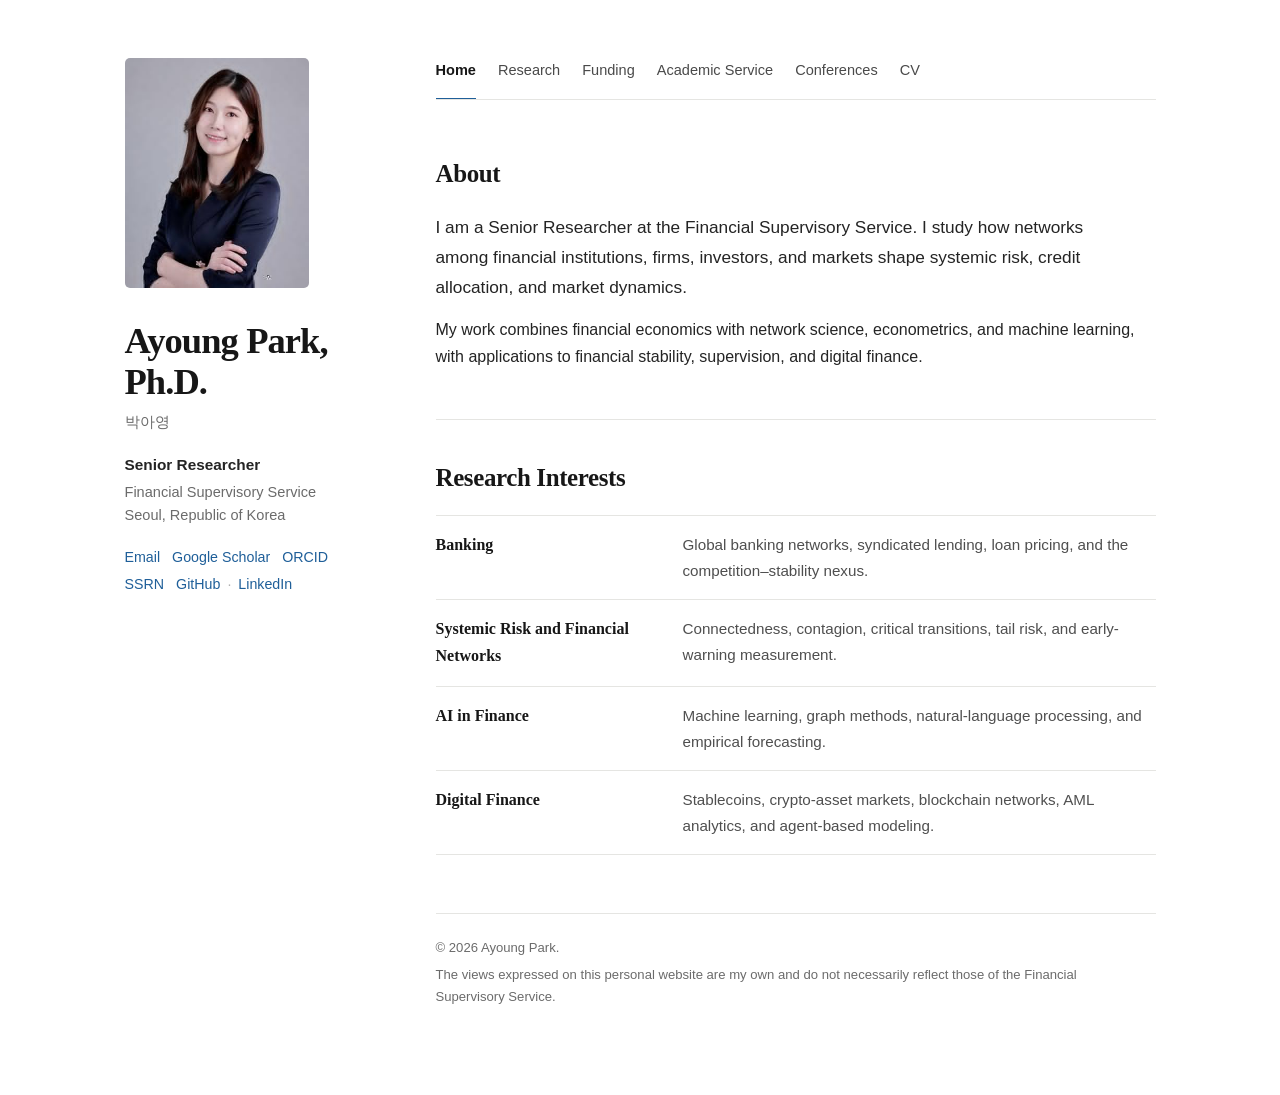
<file: index.html>
<!doctype html>
<html lang="en">
<head>
  <meta charset="utf-8">
  <meta name="viewport" content="width=device-width, initial-scale=1">

  <title>Ayoung Park | 박아영 | Financial Supervisory Service | 금융감독원</title>
  <meta name="description" content="Academic homepage of Ayoung Park (박아영), Senior Researcher at the Financial Supervisory Service (금융감독원). Research on banking, systemic risk and financial networks, AI in finance, and digital finance.">
  <meta name="author" content="Ayoung Park">
  <meta name="theme-color" content="#ffffff">
  <meta name="google-site-verification" content="0ZPB4RRxGl7LRqc3xT4rsxdm6jfk7PCEWrHgC_nuhfk">
  <meta name="robots" content="index, follow">
  <link rel="canonical" href="https://ayppark.github.io/">

  <meta property="og:site_name" content="Ayoung Park Academic Homepage">
  <meta property="og:type" content="profile">
  <meta property="og:title" content="Ayoung Park | 박아영 | Financial Supervisory Service | 금융감독원">
  <meta property="og:description" content="Academic homepage of Ayoung Park (박아영), Senior Researcher at the Financial Supervisory Service (금융감독원). Research on banking, systemic risk and financial networks, AI in finance, and digital finance.">
  <meta property="og:url" content="https://ayppark.github.io/">
  <meta property="og:image" content="https://ayppark.github.io/assets/profile.jpg">
  <meta property="og:image:alt" content="Portrait of Ayoung Park">
  <meta name="twitter:card" content="summary">
  <meta name="twitter:title" content="Ayoung Park | 박아영 | Financial Supervisory Service | 금융감독원">
  <meta name="twitter:description" content="Academic homepage of Ayoung Park (박아영), Senior Researcher at the Financial Supervisory Service (금융감독원). Research on banking, systemic risk and financial networks, AI in finance, and digital finance.">
  <meta name="twitter:image" content="https://ayppark.github.io/assets/profile.jpg">

  <link rel="icon" href="assets/favicon.svg" type="image/svg+xml">
  <link rel="stylesheet" href="style.css">

  <script type="application/ld+json">
  {
    "@context": "https://schema.org",
    "@type": "Person",
    "name": "Ayoung Park",
    "alternateName": "박아영",
    "url": "https://ayppark.github.io/",
    "image": "https://ayppark.github.io/assets/profile.jpg",
    "honorificSuffix": "Ph.D.",
    "jobTitle": "Senior Researcher",
    "worksFor": {
      "@type": "Organization",
      "name": "Financial Supervisory Service",
      "alternateName": "금융감독원"
    },
    "knowsAbout": [
      "Banking",
      "Systemic Risk and Financial Networks",
      "AI in Finance",
      "Digital Finance"
    ],
    "sameAs": [
      "https://scholar.google.com/citations?user=jGiQJnYAAAAJ&hl=en",
      "https://orcid.org/0000-0002-0753-5046",
      "https://papers.ssrn.com/sol3/papers.cfm?abstract_id=5040197",
      "https://github.com/Ayppark",
      "https://kr.linkedin.com/in/ayoungp"
    ]
  }
  </script>
</head>
<body>
  <a class="skip-link" href="#main-content">Skip to main content</a>

  <div class="page">
    <aside class="profile" aria-label="Researcher profile">
      <a class="photo-link" href="index.html" aria-label="Go to homepage">
        <img class="profile-photo" src="assets/profile.jpg" alt="Portrait of Ayoung Park" width="184" height="230">
      </a>

      <h1><a href="index.html">Ayoung Park, Ph.D.</a></h1>
      <p class="name-ko">박아영</p>
      <p class="position">Senior Researcher</p>
      <p class="affiliation">Financial Supervisory Service<br>Seoul, Republic of Korea</p>

      <nav class="profile-links" aria-label="Academic profiles">
        <a href="mailto:ayoungp@fss.or.kr">Email</a>
        <a href="https://scholar.google.com/citations?user=jGiQJnYAAAAJ&amp;hl=en" target="_blank" rel="noopener noreferrer">Google Scholar</a>
        <a href="https://orcid.org/0000-0002-0753-5046" target="_blank" rel="me noopener noreferrer">ORCID</a>
        <a href="https://papers.ssrn.com/sol3/papers.cfm?abstract_id=5040197" target="_blank" rel="noopener noreferrer">SSRN</a>
        <span class="profile-link-pair">
          <a href="https://github.com/Ayppark" target="_blank" rel="me noopener noreferrer">GitHub</a>
          <span class="separator" aria-hidden="true">·</span>
          <a href="https://kr.linkedin.com/in/ayoungp" target="_blank" rel="me noopener noreferrer">LinkedIn</a>
        </span>
      </nav>
    </aside>

    <main id="main-content" class="content">
      <nav class="top-nav" aria-label="Primary navigation">
        <a href="index.html" class="active" aria-current="page">Home</a>
        <a href="publications.html">Research</a>
        <a href="funding.html">Funding</a>
        <a href="service.html">Academic Service</a>
        <a href="conferences.html">Conferences</a>
        <a href="cv.html">CV</a>
      </nav>

      <section aria-labelledby="about-title">
        <h2 id="about-title">About</h2>
        <p class="lead">
          I am a Senior Researcher at the Financial Supervisory Service. I study how networks
          among financial institutions, firms, investors, and markets shape systemic risk,
          credit allocation, and market dynamics.
        </p>
        <p>
          My work combines financial economics with network science, econometrics, and machine
          learning, with applications to financial stability, supervision, and digital finance.
        </p>
      </section>

      <section class="section-rule" aria-labelledby="research-title">
        <h2 id="research-title">Research Interests</h2>
        <ul class="interest-list">
          <li>
            <strong>Banking</strong>
            <span>Global banking networks, syndicated lending, loan pricing, and the competition–stability nexus.</span>
          </li>
          <li>
            <strong>Systemic Risk and Financial Networks</strong>
            <span>Connectedness, contagion, critical transitions, tail risk, and early-warning measurement.</span>
          </li>
          <li>
            <strong>AI in Finance</strong>
            <span>Machine learning, graph methods, natural-language processing, and empirical forecasting.</span>
          </li>
          <li>
            <strong>Digital Finance</strong>
            <span>Stablecoins, crypto-asset markets, blockchain networks, AML analytics, and agent-based modeling.</span>
          </li>
        </ul>
      </section>

      <footer>
        <p>© 2026 Ayoung Park.</p>
        <p class="disclaimer">The views expressed on this personal website are my own and do not necessarily reflect those of the Financial Supervisory Service.</p>
      </footer>
    </main>
  </div>
</body>
</html>
</file>
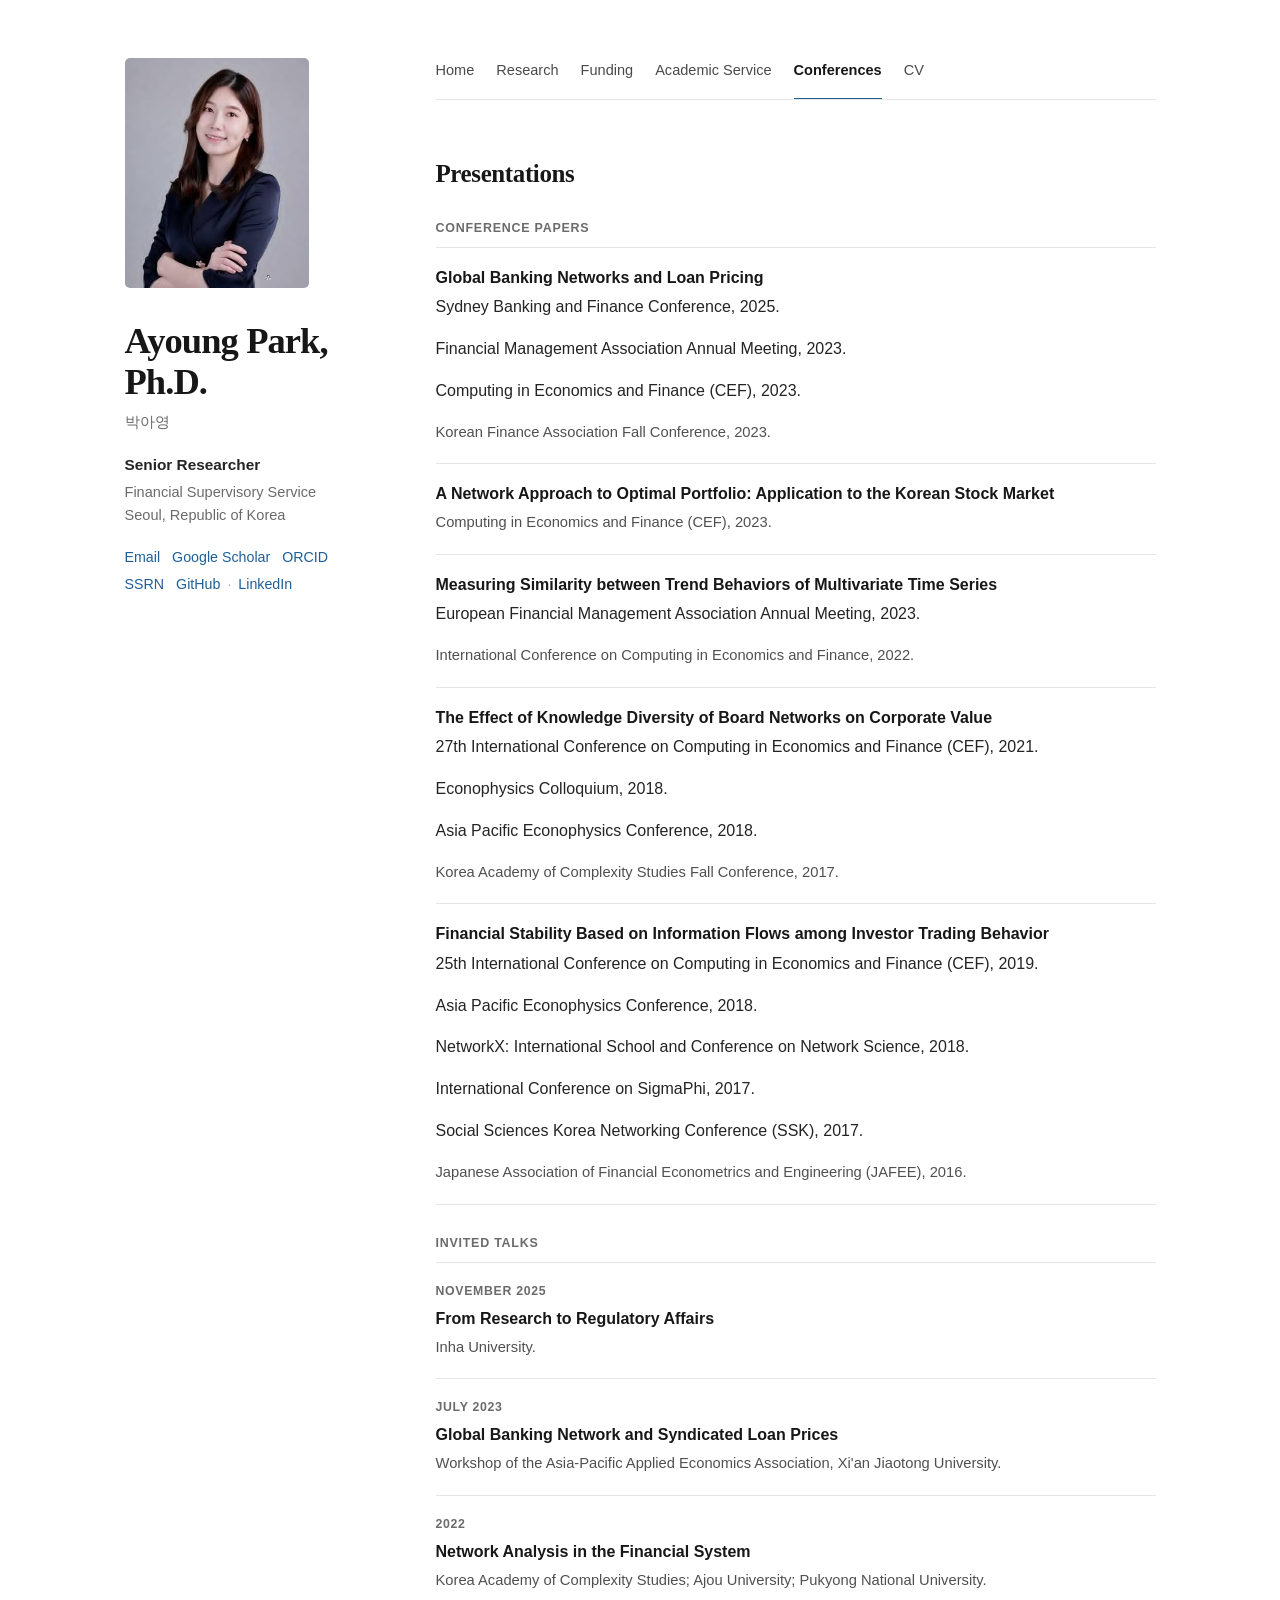
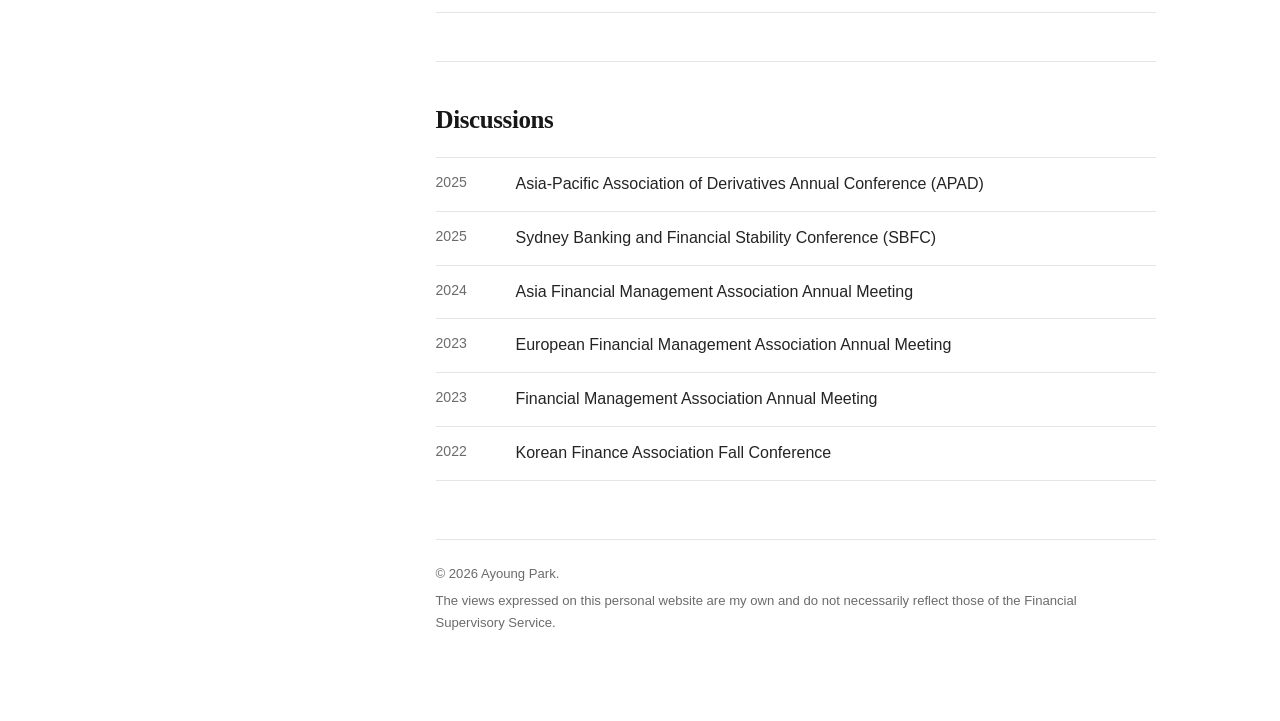
<file: conferences.html>
<!doctype html>
<html lang="en">
<head>
  <meta charset="utf-8">
  <meta name="viewport" content="width=device-width, initial-scale=1">

  <title>Ayoung Park | 박아영 | Financial Supervisory Service | 금융감독원</title>
  <meta name="description" content="Conference presentations, invited talks, and conference discussions by Ayoung Park (박아영), Senior Researcher at the Financial Supervisory Service (금융감독원).">
  <meta name="author" content="Ayoung Park">
  <meta name="theme-color" content="#ffffff">
  <meta name="robots" content="index, follow">
  <link rel="canonical" href="https://ayppark.github.io/conferences.html">

  <meta property="og:site_name" content="Ayoung Park Academic Homepage">
  <meta property="og:type" content="website">
  <meta property="og:title" content="Ayoung Park | 박아영 | Financial Supervisory Service | 금융감독원">
  <meta property="og:description" content="Conference presentations, invited talks, and conference discussions by Ayoung Park (박아영), Senior Researcher at the Financial Supervisory Service (금융감독원).">
  <meta property="og:url" content="https://ayppark.github.io/conferences.html">
  <meta property="og:image" content="https://ayppark.github.io/assets/profile.jpg">
  <meta property="og:image:alt" content="Portrait of Ayoung Park">
  <meta name="twitter:card" content="summary">
  <meta name="twitter:title" content="Ayoung Park | 박아영 | Financial Supervisory Service | 금융감독원">
  <meta name="twitter:description" content="Conference presentations, invited talks, and conference discussions by Ayoung Park (박아영), Senior Researcher at the Financial Supervisory Service (금융감독원).">
  <meta name="twitter:image" content="https://ayppark.github.io/assets/profile.jpg">

  <link rel="icon" href="assets/favicon.svg" type="image/svg+xml">
  <link rel="stylesheet" href="style.css">
</head>
<body>
  <a class="skip-link" href="#main-content">Skip to main content</a>

  <div class="page">
    <aside class="profile" aria-label="Researcher profile">
      <a class="photo-link" href="index.html" aria-label="Go to homepage">
        <img class="profile-photo" src="assets/profile.jpg" alt="Portrait of Ayoung Park" width="184" height="230">
      </a>

      <h1><a href="index.html">Ayoung Park, Ph.D.</a></h1>
      <p class="name-ko">박아영</p>
      <p class="position">Senior Researcher</p>
      <p class="affiliation">Financial Supervisory Service<br>Seoul, Republic of Korea</p>

      <nav class="profile-links" aria-label="Academic profiles">
        <a href="mailto:ayoungp@fss.or.kr">Email</a>
        <a href="https://scholar.google.com/citations?user=jGiQJnYAAAAJ&amp;hl=en" target="_blank" rel="noopener noreferrer">Google Scholar</a>
        <a href="https://orcid.org/0000-0002-0753-5046" target="_blank" rel="me noopener noreferrer">ORCID</a>
        <a href="https://papers.ssrn.com/sol3/papers.cfm?abstract_id=5040197" target="_blank" rel="noopener noreferrer">SSRN</a>
        <span class="profile-link-pair">
          <a href="https://github.com/Ayppark" target="_blank" rel="me noopener noreferrer">GitHub</a>
          <span class="separator" aria-hidden="true">·</span>
          <a href="https://kr.linkedin.com/in/ayoungp" target="_blank" rel="me noopener noreferrer">LinkedIn</a>
        </span>
      </nav>
    </aside>

    <main id="main-content" class="content">
      <nav class="top-nav" aria-label="Primary navigation">
        <a href="index.html">Home</a>
        <a href="publications.html">Research</a>
        <a href="funding.html">Funding</a>
        <a href="service.html">Academic Service</a>
        <a href="conferences.html" class="active" aria-current="page">Conferences</a>
        <a href="cv.html">CV</a>
      </nav>

      <section aria-labelledby="presentations-title">
        <h2 id="presentations-title">Presentations</h2>

        <h3 class="subsection-title">Conference Papers</h3>
        <div class="activity-list">
          <article class="activity-entry">
            <h3>Global Banking Networks and Loan Pricing</h3>
            <p>Sydney Banking and Finance Conference, 2025.</p>
            <p>Financial Management Association Annual Meeting, 2023.</p>
            <p>Computing in Economics and Finance (CEF), 2023.</p>
            <p>Korean Finance Association Fall Conference, 2023.</p>
          </article>

          <article class="activity-entry">
            <h3>A Network Approach to Optimal Portfolio: Application to the Korean Stock Market</h3>
            <p>Computing in Economics and Finance (CEF), 2023.</p>
          </article>

          <article class="activity-entry">
            <h3>Measuring Similarity between Trend Behaviors of Multivariate Time Series</h3>
            <p>European Financial Management Association Annual Meeting, 2023.</p>
            <p>International Conference on Computing in Economics and Finance, 2022.</p>
          </article>

          <article class="activity-entry">
            <h3>The Effect of Knowledge Diversity of Board Networks on Corporate Value</h3>
            <p>27th International Conference on Computing in Economics and Finance (CEF), 2021.</p>
            <p>Econophysics Colloquium, 2018.</p>
            <p>Asia Pacific Econophysics Conference, 2018.</p>
            <p>Korea Academy of Complexity Studies Fall Conference, 2017.</p>
          </article>

          <article class="activity-entry">
            <h3>Financial Stability Based on Information Flows among Investor Trading Behavior</h3>
            <p>25th International Conference on Computing in Economics and Finance (CEF), 2019.</p>
            <p>Asia Pacific Econophysics Conference, 2018.</p>
            <p>NetworkX: International School and Conference on Network Science, 2018.</p>
            <p>International Conference on SigmaPhi, 2017.</p>
            <p>Social Sciences Korea Networking Conference (SSK), 2017.</p>
            <p>Japanese Association of Financial Econometrics and Engineering (JAFEE), 2016.</p>
          </article>
        </div>

        <h3 class="subsection-title">Invited Talks</h3>
        <div class="activity-list">
          <article class="activity-entry">
            <p class="activity-label">November 2025</p>
            <h3>From Research to Regulatory Affairs</h3>
            <p>Inha University.</p>
          </article>

          <article class="activity-entry">
            <p class="activity-label">July 2023</p>
            <h3>Global Banking Network and Syndicated Loan Prices</h3>
            <p>Workshop of the Asia-Pacific Applied Economics Association, Xi'an Jiaotong University.</p>
          </article>

          <article class="activity-entry">
            <p class="activity-label">2022</p>
            <h3>Network Analysis in the Financial System</h3>
            <p>Korea Academy of Complexity Studies; Ajou University; Pukyong National University.</p>
          </article>
        </div>
      </section>

      <section class="section-rule" aria-labelledby="discussion-title">
        <h2 id="discussion-title">Discussions</h2>
        <ul class="role-list">
          <li><span class="role-year">2025</span><span>Asia-Pacific Association of Derivatives Annual Conference (APAD)</span></li>
          <li><span class="role-year">2025</span><span>Sydney Banking and Financial Stability Conference (SBFC)</span></li>
          <li><span class="role-year">2024</span><span>Asia Financial Management Association Annual Meeting</span></li>
          <li><span class="role-year">2023</span><span>European Financial Management Association Annual Meeting</span></li>
          <li><span class="role-year">2023</span><span>Financial Management Association Annual Meeting</span></li>
          <li><span class="role-year">2022</span><span>Korean Finance Association Fall Conference</span></li>
        </ul>
      </section>

      <footer>
        <p>© 2026 Ayoung Park.</p>
        <p class="disclaimer">The views expressed on this personal website are my own and do not necessarily reflect those of the Financial Supervisory Service.</p>
      </footer>
    </main>
  </div>
</body>
</html>
</file>
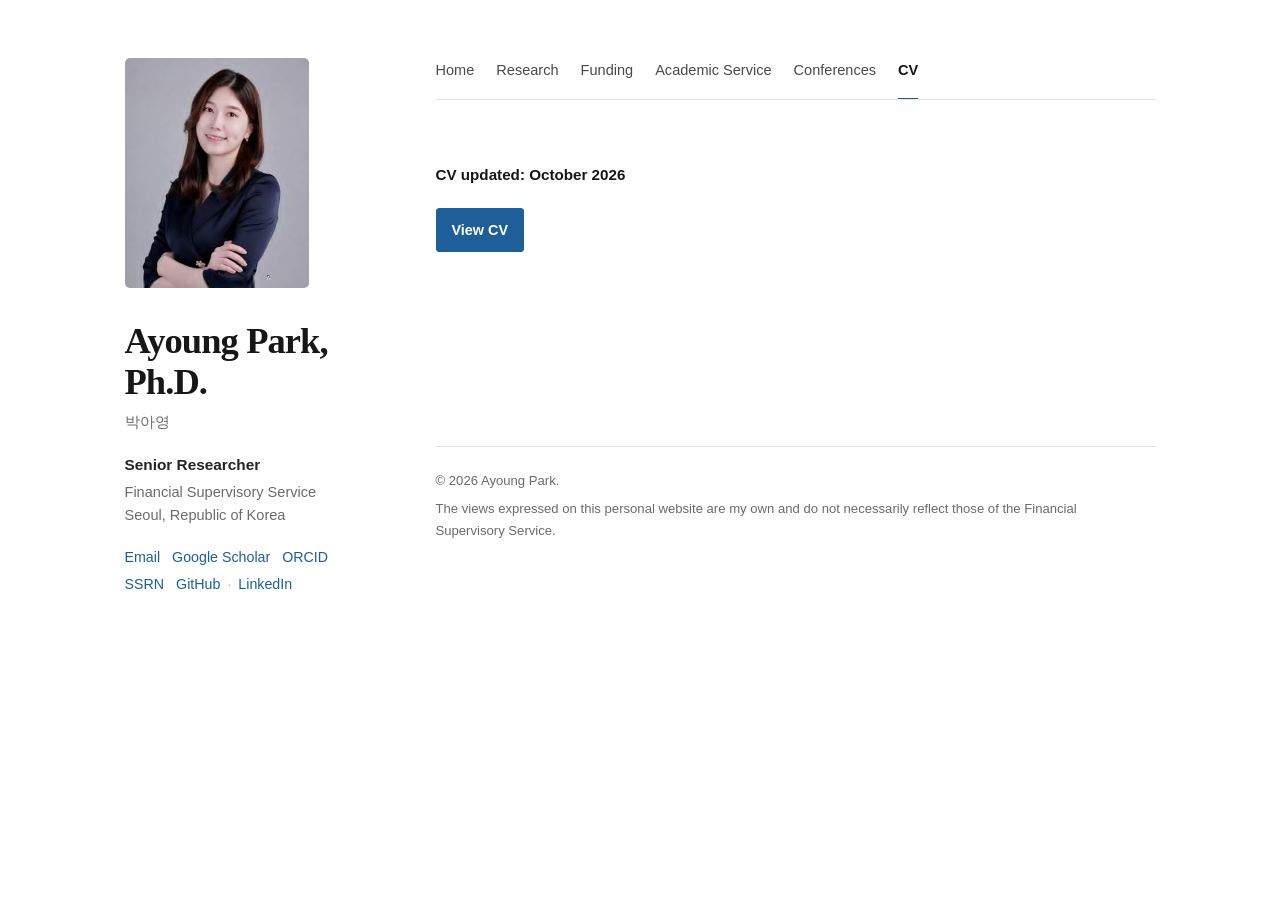
<file: cv.html>
<!doctype html>
<html lang="en">
<head>
  <meta charset="utf-8">
  <meta name="viewport" content="width=device-width, initial-scale=1">

  <title>Ayoung Park | 박아영 | Financial Supervisory Service | 금융감독원</title>
  <meta name="description" content="Curriculum vitae of Ayoung Park (박아영), Senior Researcher at the Financial Supervisory Service (금융감독원). Updated October 2026.">
  <meta name="author" content="Ayoung Park">
  <meta name="theme-color" content="#ffffff">
  <meta name="robots" content="index, follow">
  <link rel="canonical" href="https://ayppark.github.io/cv.html">

  <meta property="og:site_name" content="Ayoung Park Academic Homepage">
  <meta property="og:type" content="website">
  <meta property="og:title" content="Ayoung Park | 박아영 | Financial Supervisory Service | 금융감독원">
  <meta property="og:description" content="Curriculum vitae of Ayoung Park (박아영), Senior Researcher at the Financial Supervisory Service (금융감독원). Updated October 2026.">
  <meta property="og:url" content="https://ayppark.github.io/cv.html">
  <meta property="og:image" content="https://ayppark.github.io/assets/profile.jpg">
  <meta property="og:image:alt" content="Portrait of Ayoung Park">
  <meta name="twitter:card" content="summary">
  <meta name="twitter:title" content="Ayoung Park | 박아영 | Financial Supervisory Service | 금융감독원">
  <meta name="twitter:description" content="Curriculum vitae of Ayoung Park (박아영), Senior Researcher at the Financial Supervisory Service (금융감독원). Updated October 2026.">
  <meta name="twitter:image" content="https://ayppark.github.io/assets/profile.jpg">

  <link rel="icon" href="assets/favicon.svg" type="image/svg+xml">
  <link rel="stylesheet" href="style.css">
</head>
<body>
  <a class="skip-link" href="#main-content">Skip to main content</a>

  <div class="page">
    <aside class="profile" aria-label="Researcher profile">
      <a class="photo-link" href="index.html" aria-label="Go to homepage">
        <img class="profile-photo" src="assets/profile.jpg" alt="Portrait of Ayoung Park" width="184" height="230">
      </a>

      <h1><a href="index.html">Ayoung Park, Ph.D.</a></h1>
      <p class="name-ko">박아영</p>
      <p class="position">Senior Researcher</p>
      <p class="affiliation">Financial Supervisory Service<br>Seoul, Republic of Korea</p>

      <nav class="profile-links" aria-label="Academic profiles">
        <a href="mailto:ayoungp@fss.or.kr">Email</a>
        <a href="https://scholar.google.com/citations?user=jGiQJnYAAAAJ&amp;hl=en" target="_blank" rel="noopener noreferrer">Google Scholar</a>
        <a href="https://orcid.org/0000-0002-0753-5046" target="_blank" rel="me noopener noreferrer">ORCID</a>
        <a href="https://papers.ssrn.com/sol3/papers.cfm?abstract_id=5040197" target="_blank" rel="noopener noreferrer">SSRN</a>
        <span class="profile-link-pair">
          <a href="https://github.com/Ayppark" target="_blank" rel="me noopener noreferrer">GitHub</a>
          <span class="separator" aria-hidden="true">·</span>
          <a href="https://kr.linkedin.com/in/ayoungp" target="_blank" rel="me noopener noreferrer">LinkedIn</a>
        </span>
      </nav>
    </aside>

    <main id="main-content" class="content">
      <nav class="top-nav" aria-label="Primary navigation">
        <a href="index.html">Home</a>
        <a href="publications.html">Research</a>
        <a href="funding.html">Funding</a>
        <a href="service.html">Academic Service</a>
        <a href="conferences.html">Conferences</a>
        <a href="cv.html" class="active" aria-current="page">CV</a>
      </nav>

      <section class="cv-simple" aria-label="Curriculum vitae">
        <h2 class="visually-hidden">Curriculum Vitae</h2>
        <p class="cv-updated"><strong>CV updated: October 2026</strong></p>
        <a class="button" href="assets/Ayoung_Park_CV.pdf" target="_blank" rel="noopener">View CV</a>
      </section>

      <footer>
        <p>© 2026 Ayoung Park.</p>
        <p class="disclaimer">The views expressed on this personal website are my own and do not necessarily reflect those of the Financial Supervisory Service.</p>
      </footer>
    </main>
  </div>
</body>
</html>
</file>
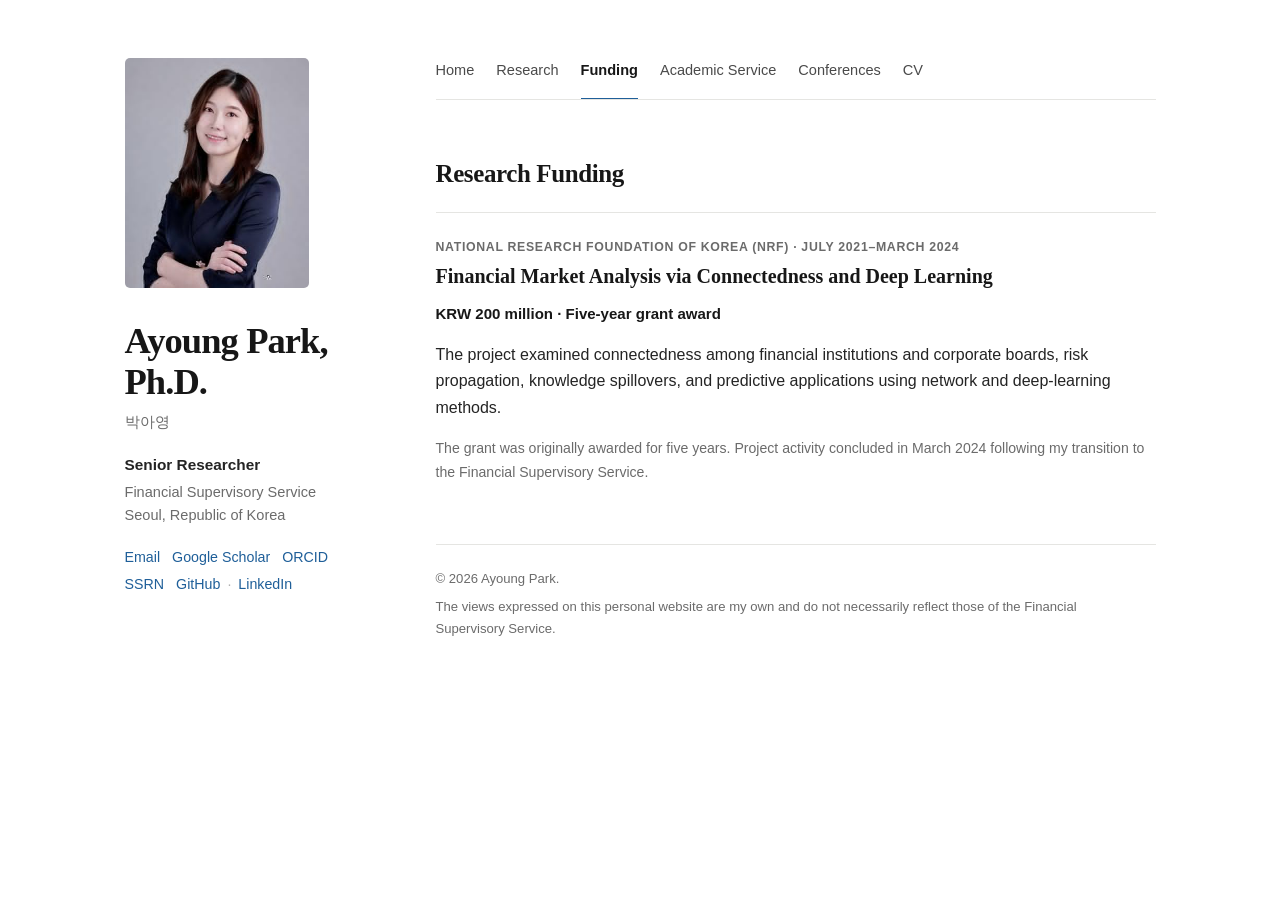
<file: funding.html>
<!doctype html>
<html lang="en">
<head>
  <meta charset="utf-8">
  <meta name="viewport" content="width=device-width, initial-scale=1">

  <title>Ayoung Park | 박아영 | Financial Supervisory Service | 금융감독원</title>
  <meta name="description" content="Research funding awarded to Ayoung Park (박아영), Senior Researcher at the Financial Supervisory Service (금융감독원), including a KRW 200 million National Research Foundation of Korea grant.">
  <meta name="author" content="Ayoung Park">
  <meta name="theme-color" content="#ffffff">
  <meta name="robots" content="index, follow">
  <link rel="canonical" href="https://ayppark.github.io/funding.html">

  <meta property="og:site_name" content="Ayoung Park Academic Homepage">
  <meta property="og:type" content="website">
  <meta property="og:title" content="Ayoung Park | 박아영 | Financial Supervisory Service | 금융감독원">
  <meta property="og:description" content="Research funding awarded to Ayoung Park (박아영), Senior Researcher at the Financial Supervisory Service (금융감독원), including a KRW 200 million National Research Foundation of Korea grant.">
  <meta property="og:url" content="https://ayppark.github.io/funding.html">
  <meta property="og:image" content="https://ayppark.github.io/assets/profile.jpg">
  <meta property="og:image:alt" content="Portrait of Ayoung Park">
  <meta name="twitter:card" content="summary">
  <meta name="twitter:title" content="Ayoung Park | 박아영 | Financial Supervisory Service | 금융감독원">
  <meta name="twitter:description" content="Research funding awarded to Ayoung Park (박아영), Senior Researcher at the Financial Supervisory Service (금융감독원).">
  <meta name="twitter:image" content="https://ayppark.github.io/assets/profile.jpg">

  <link rel="icon" href="assets/favicon.svg" type="image/svg+xml">
  <link rel="stylesheet" href="style.css">
</head>
<body>
  <a class="skip-link" href="#main-content">Skip to main content</a>

  <div class="page">
    <aside class="profile" aria-label="Researcher profile">
      <a class="photo-link" href="index.html" aria-label="Go to homepage">
        <img class="profile-photo" src="assets/profile.jpg" alt="Portrait of Ayoung Park" width="184" height="230">
      </a>

      <h1><a href="index.html">Ayoung Park, Ph.D.</a></h1>
      <p class="name-ko">박아영</p>
      <p class="position">Senior Researcher</p>
      <p class="affiliation">Financial Supervisory Service<br>Seoul, Republic of Korea</p>

      <nav class="profile-links" aria-label="Academic profiles">
        <a href="mailto:ayoungp@fss.or.kr">Email</a>
        <a href="https://scholar.google.com/citations?user=jGiQJnYAAAAJ&amp;hl=en" target="_blank" rel="noopener noreferrer">Google Scholar</a>
        <a href="https://orcid.org/0000-0002-0753-5046" target="_blank" rel="me noopener noreferrer">ORCID</a>
        <a href="https://papers.ssrn.com/sol3/papers.cfm?abstract_id=5040197" target="_blank" rel="noopener noreferrer">SSRN</a>
        <span class="profile-link-pair">
          <a href="https://github.com/Ayppark" target="_blank" rel="me noopener noreferrer">GitHub</a>
          <span class="separator" aria-hidden="true">·</span>
          <a href="https://kr.linkedin.com/in/ayoungp" target="_blank" rel="me noopener noreferrer">LinkedIn</a>
        </span>
      </nav>
    </aside>

    <main id="main-content" class="content">
      <nav class="top-nav" aria-label="Primary navigation">
        <a href="index.html">Home</a>
        <a href="publications.html">Research</a>
        <a href="funding.html" class="active" aria-current="page">Funding</a>
        <a href="service.html">Academic Service</a>
        <a href="conferences.html">Conferences</a>
        <a href="cv.html">CV</a>
      </nav>

      <section aria-labelledby="funding-title">
        <h2 id="funding-title">Research Funding</h2>

        <article class="grant-entry">
          <p class="grant-meta">National Research Foundation of Korea (NRF) · July 2021–March 2024</p>
          <h3>Financial Market Analysis via Connectedness and Deep Learning</h3>
          <p class="grant-amount">KRW 200 million · Five-year grant award</p>
          <p>
            The project examined connectedness among financial institutions and corporate boards,
            risk propagation, knowledge spillovers, and predictive applications using network and
            deep-learning methods.
          </p>
          <p class="note">
            The grant was originally awarded for five years. Project activity concluded in March 2024
            following my transition to the Financial Supervisory Service.
          </p>
        </article>
      </section>

      <footer>
        <p>© 2026 Ayoung Park.</p>
        <p class="disclaimer">The views expressed on this personal website are my own and do not necessarily reflect those of the Financial Supervisory Service.</p>
      </footer>
    </main>
  </div>
</body>
</html>
</file>
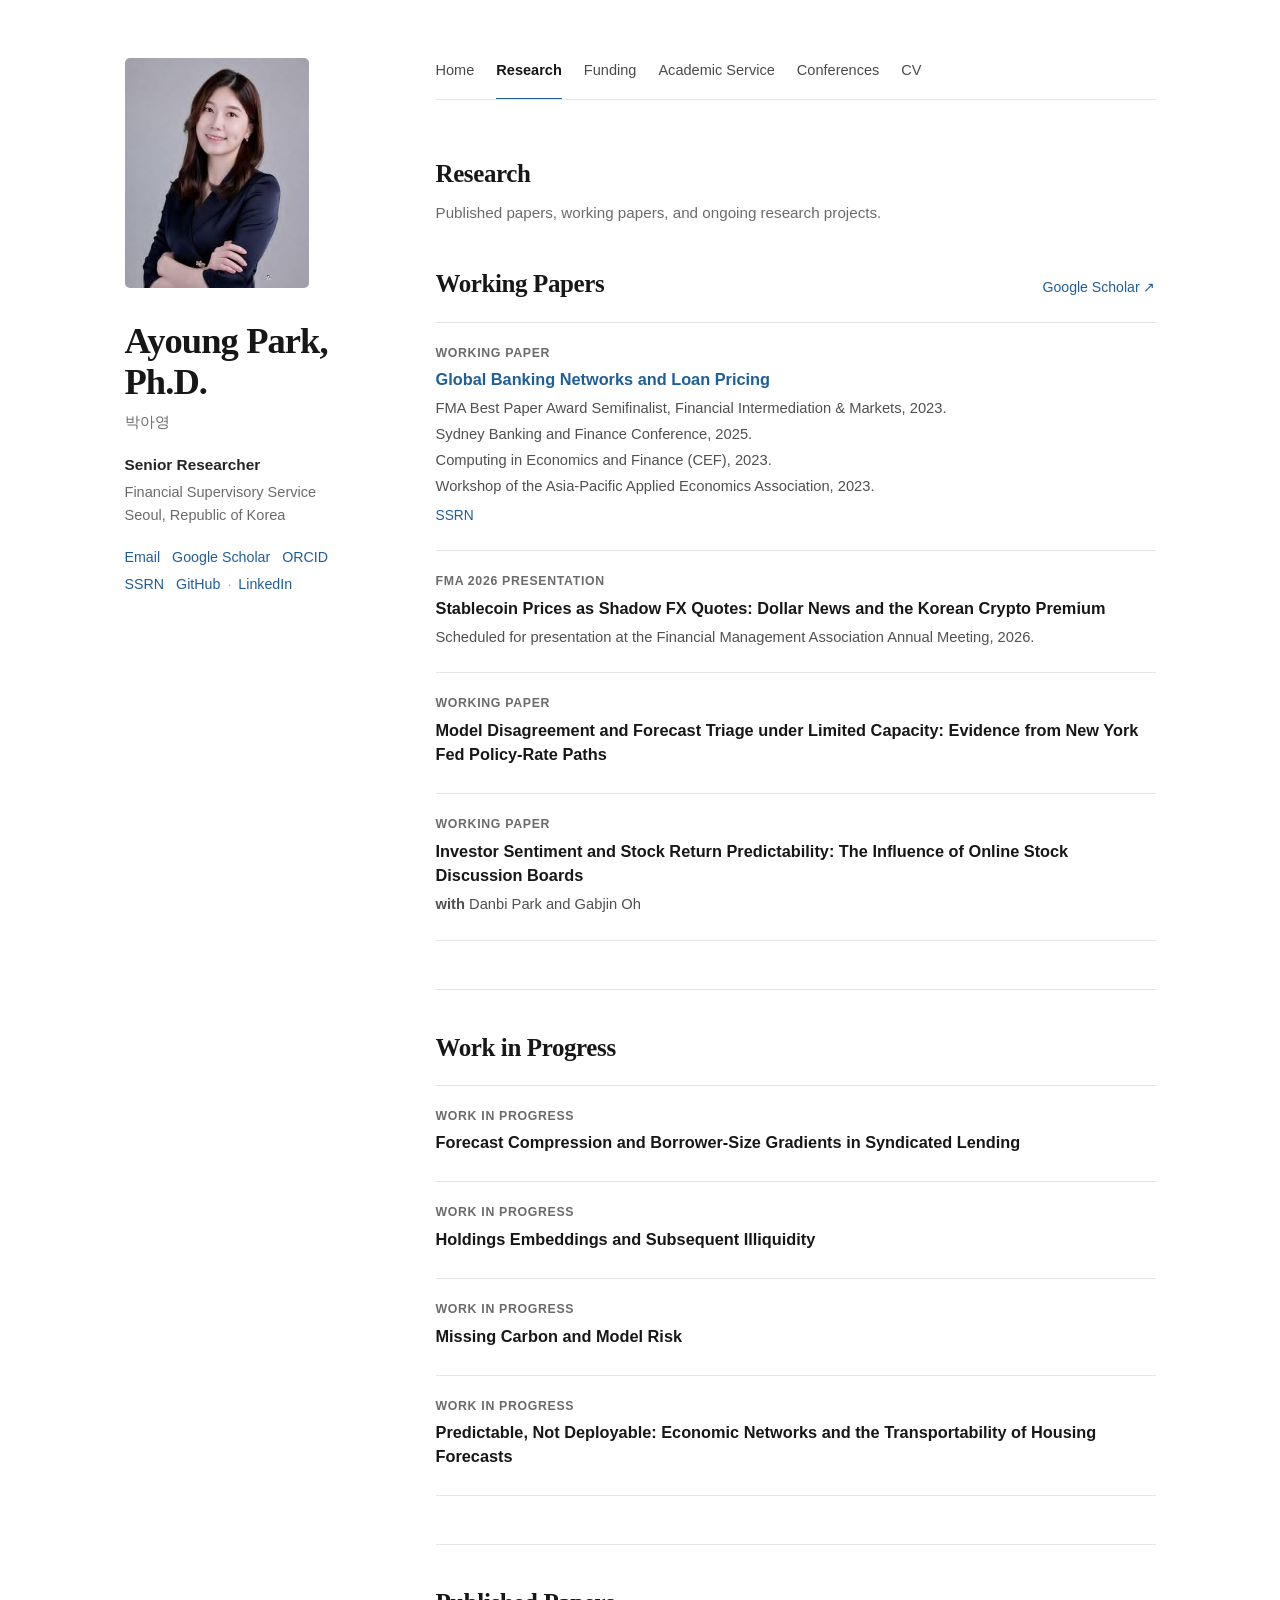
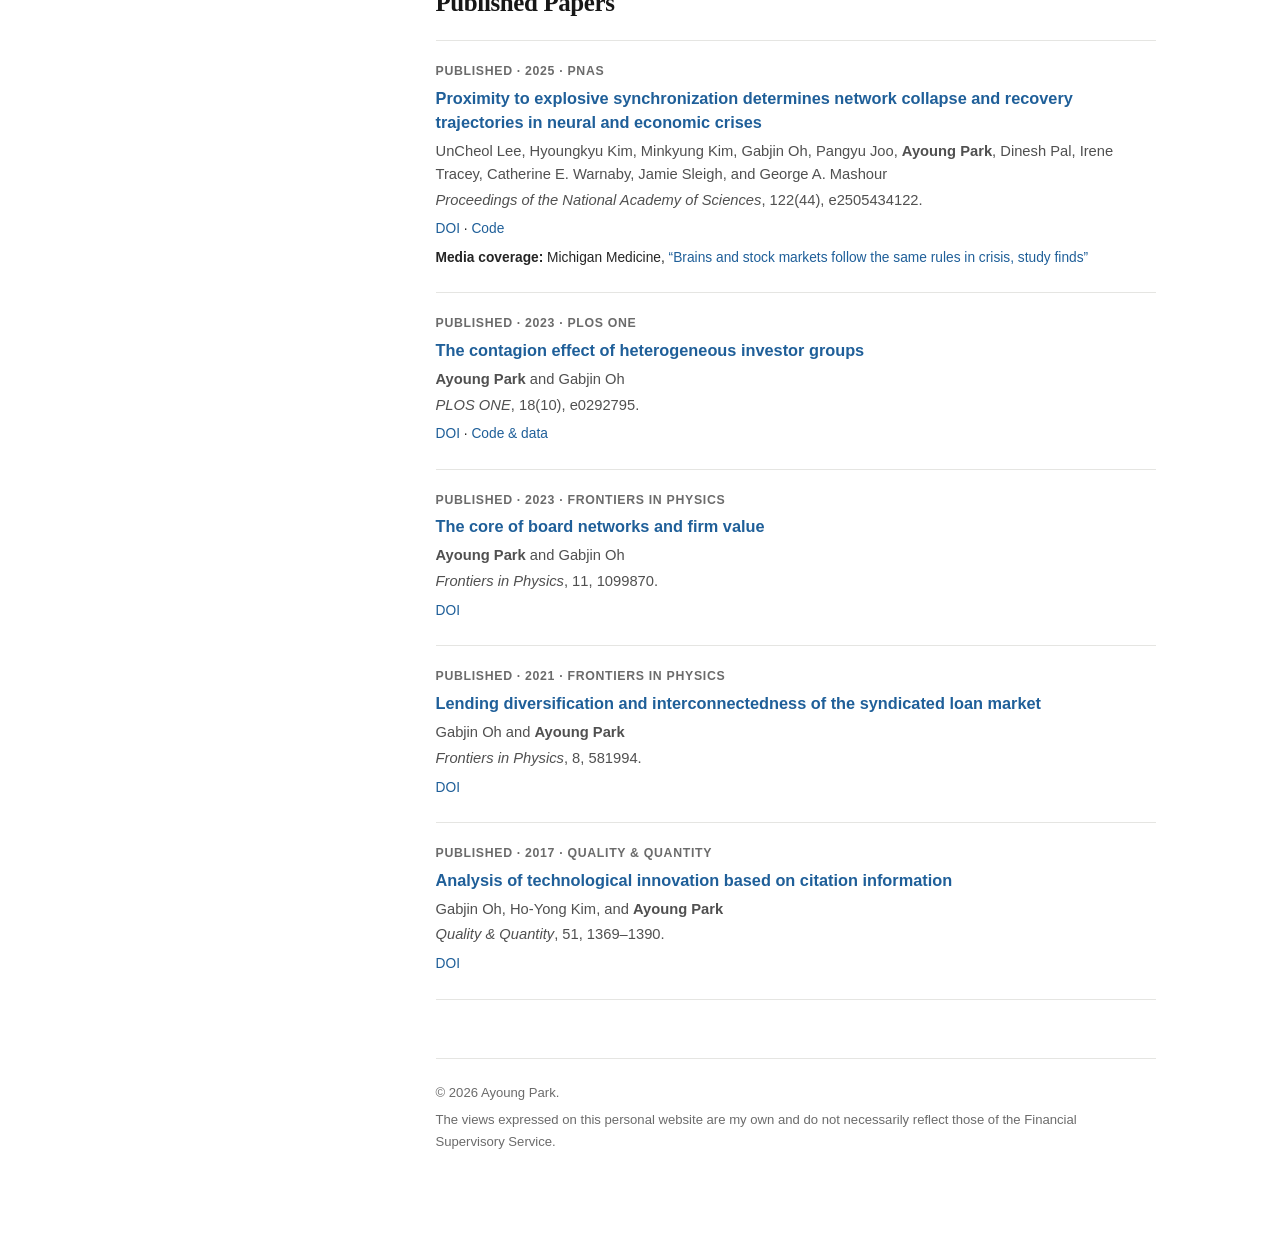
<file: publications.html>
<!doctype html>
<html lang="en">
<head>
  <meta charset="utf-8">
  <meta name="viewport" content="width=device-width, initial-scale=1">

  <title>Ayoung Park | 박아영 | Financial Supervisory Service | 금융감독원</title>
  <meta name="description" content="Working papers, research in progress, and selected peer-reviewed publications by Ayoung Park (박아영), Senior Researcher at the Financial Supervisory Service (금융감독원).">
  <meta name="author" content="Ayoung Park">
  <meta name="theme-color" content="#ffffff">
  <meta name="robots" content="index, follow">
  <link rel="canonical" href="https://ayppark.github.io/publications.html">

  <meta property="og:site_name" content="Ayoung Park Academic Homepage">
  <meta property="og:type" content="website">
  <meta property="og:title" content="Ayoung Park | 박아영 | Financial Supervisory Service | 금융감독원">
  <meta property="og:description" content="Working papers, research in progress, and selected peer-reviewed publications by Ayoung Park (박아영), Senior Researcher at the Financial Supervisory Service (금융감독원).">
  <meta property="og:url" content="https://ayppark.github.io/publications.html">
  <meta property="og:image" content="https://ayppark.github.io/assets/profile.jpg">
  <meta property="og:image:alt" content="Portrait of Ayoung Park">
  <meta name="twitter:card" content="summary">
  <meta name="twitter:title" content="Ayoung Park | 박아영 | Financial Supervisory Service | 금융감독원">
  <meta name="twitter:description" content="Working papers, research in progress, and selected peer-reviewed publications by Ayoung Park (박아영), Senior Researcher at the Financial Supervisory Service (금융감독원).">
  <meta name="twitter:image" content="https://ayppark.github.io/assets/profile.jpg">

  <link rel="icon" href="assets/favicon.svg" type="image/svg+xml">
  <link rel="stylesheet" href="style.css">
</head>
<body>
  <a class="skip-link" href="#main-content">Skip to main content</a>

  <div class="page">
    <aside class="profile" aria-label="Researcher profile">
      <a class="photo-link" href="index.html" aria-label="Go to homepage">
        <img class="profile-photo" src="assets/profile.jpg" alt="Portrait of Ayoung Park" width="184" height="230">
      </a>

      <h1><a href="index.html">Ayoung Park, Ph.D.</a></h1>
      <p class="name-ko">박아영</p>
      <p class="position">Senior Researcher</p>
      <p class="affiliation">Financial Supervisory Service<br>Seoul, Republic of Korea</p>

      <nav class="profile-links" aria-label="Academic profiles">
        <a href="mailto:ayoungp@fss.or.kr">Email</a>
        <a href="https://scholar.google.com/citations?user=jGiQJnYAAAAJ&amp;hl=en" target="_blank" rel="noopener noreferrer">Google Scholar</a>
        <a href="https://orcid.org/0000-0002-0753-5046" target="_blank" rel="me noopener noreferrer">ORCID</a>
        <a href="https://papers.ssrn.com/sol3/papers.cfm?abstract_id=5040197" target="_blank" rel="noopener noreferrer">SSRN</a>
        <span class="profile-link-pair">
          <a href="https://github.com/Ayppark" target="_blank" rel="me noopener noreferrer">GitHub</a>
          <span class="separator" aria-hidden="true">·</span>
          <a href="https://kr.linkedin.com/in/ayoungp" target="_blank" rel="me noopener noreferrer">LinkedIn</a>
        </span>
      </nav>
    </aside>

    <main id="main-content" class="content">
      <nav class="top-nav" aria-label="Primary navigation">
        <a href="index.html">Home</a>
        <a href="publications.html" class="active" aria-current="page">Research</a>
        <a href="funding.html">Funding</a>
        <a href="service.html">Academic Service</a>
        <a href="conferences.html">Conferences</a>
        <a href="cv.html">CV</a>
      </nav>

      <section class="page-intro" aria-labelledby="research-page-title">
        <h2 id="research-page-title">Research</h2>
        <p>Published papers, working papers, and ongoing research projects.</p>
      </section>

      <section aria-labelledby="working-title">
        <div class="section-heading-row">
          <h2 id="working-title">Working Papers</h2>
          <a class="section-link" href="https://scholar.google.com/citations?user=jGiQJnYAAAAJ&amp;hl=en" target="_blank" rel="noopener noreferrer">Google Scholar ↗</a>
        </div>

        <div class="paper-list">
          <article class="paper-entry">
            <p class="paper-kicker">Working paper</p>
            <h3 class="paper-title">
              <a href="https://doi.org/10.2139/ssrn.5040197" target="_blank" rel="noopener noreferrer">Global Banking Networks and Loan Pricing</a>
            </h3>
            <p class="venue">FMA Best Paper Award Semifinalist, Financial Intermediation &amp; Markets, 2023.</p>
            <p class="venue">Sydney Banking and Finance Conference, 2025.</p>
            <p class="venue">Computing in Economics and Finance (CEF), 2023.</p>
            <p class="venue">Workshop of the Asia-Pacific Applied Economics Association, 2023.</p>
            <p class="paper-links"><a href="https://doi.org/10.2139/ssrn.5040197" target="_blank" rel="noopener noreferrer">SSRN</a></p>
          </article>

          <article class="paper-entry">
            <p class="paper-kicker">FMA 2026 presentation</p>
            <h3 class="paper-title">Stablecoin Prices as Shadow FX Quotes: Dollar News and the Korean Crypto Premium</h3>
            <p class="venue">Scheduled for presentation at the Financial Management Association Annual Meeting, 2026.</p>
          </article>

          <article class="paper-entry">
            <p class="paper-kicker">Working paper</p>
            <h3 class="paper-title">Model Disagreement and Forecast Triage under Limited Capacity: Evidence from New York Fed Policy-Rate Paths</h3>
          </article>

          <article class="paper-entry">
            <p class="paper-kicker">Working paper</p>
            <h3 class="paper-title">Investor Sentiment and Stock Return Predictability: The Influence of Online Stock Discussion Boards</h3>
            <p class="authors"><strong>with</strong> Danbi Park and Gabjin Oh</p>
          </article>
        </div>
      </section>

      <section class="section-rule" aria-labelledby="projects-title">
        <h2 id="projects-title">Work in Progress</h2>

        <div class="paper-list">
          <article class="paper-entry">
            <p class="paper-kicker">Work in progress</p>
            <h3 class="paper-title">Forecast Compression and Borrower-Size Gradients in Syndicated Lending</h3>
          </article>

          <article class="paper-entry">
            <p class="paper-kicker">Work in progress</p>
            <h3 class="paper-title">Holdings Embeddings and Subsequent Illiquidity</h3>
          </article>

          <article class="paper-entry">
            <p class="paper-kicker">Work in progress</p>
            <h3 class="paper-title">Missing Carbon and Model Risk</h3>
          </article>

          <article class="paper-entry">
            <p class="paper-kicker">Work in progress</p>
            <h3 class="paper-title">Predictable, Not Deployable: Economic Networks and the Transportability of Housing Forecasts</h3>
          </article>
        </div>
      </section>

      <section class="section-rule" aria-labelledby="publications-title">
        <h2 id="publications-title">Published Papers</h2>

        <div class="paper-list">
          <article class="paper-entry">
            <p class="paper-kicker">Published · 2025 · PNAS</p>
            <h3 class="paper-title">
              <a href="https://doi.org/10.1073/pnas.2505434122" target="_blank" rel="noopener noreferrer">Proximity to explosive synchronization determines network collapse and recovery trajectories in neural and economic crises</a>
            </h3>
            <p class="authors">UnCheol Lee, Hyoungkyu Kim, Minkyung Kim, Gabjin Oh, Pangyu Joo, <strong>Ayoung Park</strong>, Dinesh Pal, Irene Tracey, Catherine E. Warnaby, Jamie Sleigh, and George A. Mashour</p>
            <p class="venue"><em>Proceedings of the National Academy of Sciences</em>, 122(44), e2505434122.</p>
            <p class="paper-links"><a href="https://doi.org/10.1073/pnas.2505434122" target="_blank" rel="noopener noreferrer">DOI</a> · <a href="https://github.com/pangyuj/explosive-sync-proximity/" target="_blank" rel="noopener noreferrer">Code</a></p>
            <p class="paper-links"><strong>Media coverage:</strong> Michigan Medicine, <a href="https://www.michiganmedicine.org/health-lab/brains-and-stock-markets-follow-same-rules-crisis-study-finds" target="_blank" rel="noopener noreferrer">“Brains and stock markets follow the same rules in crisis, study finds”</a></p>
          </article>

          <article class="paper-entry">
            <p class="paper-kicker">Published · 2023 · PLOS ONE</p>
            <h3 class="paper-title">
              <a href="https://doi.org/10.1371/journal.pone.0292795" target="_blank" rel="noopener noreferrer">The contagion effect of heterogeneous investor groups</a>
            </h3>
            <p class="authors"><strong>Ayoung Park</strong> and Gabjin Oh</p>
            <p class="venue"><em>PLOS ONE</em>, 18(10), e0292795.</p>
            <p class="paper-links"><a href="https://doi.org/10.1371/journal.pone.0292795" target="_blank" rel="noopener noreferrer">DOI</a> · <a href="https://github.com/Ayppark/Investor_Trading_KOSPI" target="_blank" rel="noopener noreferrer">Code &amp; data</a></p>
          </article>

          <article class="paper-entry">
            <p class="paper-kicker">Published · 2023 · Frontiers in Physics</p>
            <h3 class="paper-title">
              <a href="https://doi.org/10.3389/fphy.2023.1099870" target="_blank" rel="noopener noreferrer">The core of board networks and firm value</a>
            </h3>
            <p class="authors"><strong>Ayoung Park</strong> and Gabjin Oh</p>
            <p class="venue"><em>Frontiers in Physics</em>, 11, 1099870.</p>
            <p class="paper-links"><a href="https://doi.org/10.3389/fphy.2023.1099870" target="_blank" rel="noopener noreferrer">DOI</a></p>
          </article>

          <article class="paper-entry">
            <p class="paper-kicker">Published · 2021 · Frontiers in Physics</p>
            <h3 class="paper-title">
              <a href="https://doi.org/10.3389/fphy.2020.581994" target="_blank" rel="noopener noreferrer">Lending diversification and interconnectedness of the syndicated loan market</a>
            </h3>
            <p class="authors">Gabjin Oh and <strong>Ayoung Park</strong></p>
            <p class="venue"><em>Frontiers in Physics</em>, 8, 581994.</p>
            <p class="paper-links"><a href="https://doi.org/10.3389/fphy.2020.581994" target="_blank" rel="noopener noreferrer">DOI</a></p>
          </article>

          <article class="paper-entry">
            <p class="paper-kicker">Published · 2017 · Quality &amp; Quantity</p>
            <h3 class="paper-title">
              <a href="https://doi.org/10.1007/s11135-016-0460-9" target="_blank" rel="noopener noreferrer">Analysis of technological innovation based on citation information</a>
            </h3>
            <p class="authors">Gabjin Oh, Ho-Yong Kim, and <strong>Ayoung Park</strong></p>
            <p class="venue"><em>Quality &amp; Quantity</em>, 51, 1369–1390.</p>
            <p class="paper-links"><a href="https://doi.org/10.1007/s11135-016-0460-9" target="_blank" rel="noopener noreferrer">DOI</a></p>
          </article>
        </div>
      </section>

      <footer>
        <p>© 2026 Ayoung Park.</p>
        <p class="disclaimer">The views expressed on this personal website are my own and do not necessarily reflect those of the Financial Supervisory Service.</p>
      </footer>
    </main>
  </div>
</body>
</html>
</file>
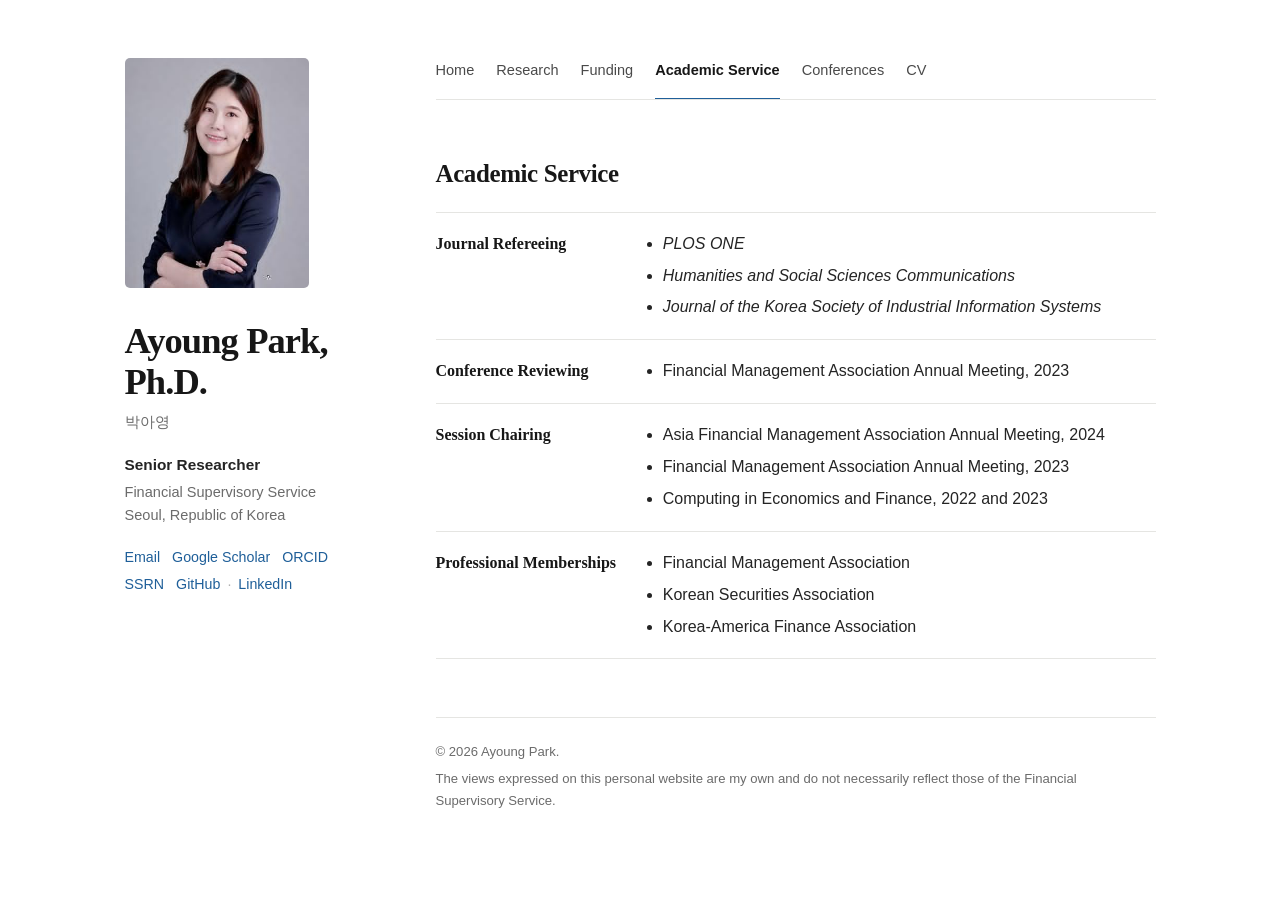
<file: service.html>
<!doctype html>
<html lang="en">
<head>
  <meta charset="utf-8">
  <meta name="viewport" content="width=device-width, initial-scale=1">

  <title>Ayoung Park | 박아영 | Financial Supervisory Service | 금융감독원</title>
  <meta name="description" content="Journal refereeing, conference reviewing, session chairing, and professional service by Ayoung Park (박아영), Senior Researcher at the Financial Supervisory Service (금융감독원).">
  <meta name="author" content="Ayoung Park">
  <meta name="theme-color" content="#ffffff">
  <meta name="robots" content="index, follow">
  <link rel="canonical" href="https://ayppark.github.io/service.html">

  <meta property="og:site_name" content="Ayoung Park Academic Homepage">
  <meta property="og:type" content="website">
  <meta property="og:title" content="Ayoung Park | 박아영 | Financial Supervisory Service | 금융감독원">
  <meta property="og:description" content="Journal refereeing, conference reviewing, session chairing, and professional service by Ayoung Park (박아영), Senior Researcher at the Financial Supervisory Service (금융감독원).">
  <meta property="og:url" content="https://ayppark.github.io/service.html">
  <meta property="og:image" content="https://ayppark.github.io/assets/profile.jpg">
  <meta property="og:image:alt" content="Portrait of Ayoung Park">
  <meta name="twitter:card" content="summary">
  <meta name="twitter:title" content="Ayoung Park | 박아영 | Financial Supervisory Service | 금융감독원">
  <meta name="twitter:description" content="Journal refereeing, conference reviewing, session chairing, and professional service by Ayoung Park (박아영), Senior Researcher at the Financial Supervisory Service (금융감독원).">
  <meta name="twitter:image" content="https://ayppark.github.io/assets/profile.jpg">

  <link rel="icon" href="assets/favicon.svg" type="image/svg+xml">
  <link rel="stylesheet" href="style.css">
</head>
<body>
  <a class="skip-link" href="#main-content">Skip to main content</a>

  <div class="page">
    <aside class="profile" aria-label="Researcher profile">
      <a class="photo-link" href="index.html" aria-label="Go to homepage">
        <img class="profile-photo" src="assets/profile.jpg" alt="Portrait of Ayoung Park" width="184" height="230">
      </a>

      <h1><a href="index.html">Ayoung Park, Ph.D.</a></h1>
      <p class="name-ko">박아영</p>
      <p class="position">Senior Researcher</p>
      <p class="affiliation">Financial Supervisory Service<br>Seoul, Republic of Korea</p>

      <nav class="profile-links" aria-label="Academic profiles">
        <a href="mailto:ayoungp@fss.or.kr">Email</a>
        <a href="https://scholar.google.com/citations?user=jGiQJnYAAAAJ&amp;hl=en" target="_blank" rel="noopener noreferrer">Google Scholar</a>
        <a href="https://orcid.org/0000-0002-0753-5046" target="_blank" rel="me noopener noreferrer">ORCID</a>
        <a href="https://papers.ssrn.com/sol3/papers.cfm?abstract_id=5040197" target="_blank" rel="noopener noreferrer">SSRN</a>
        <span class="profile-link-pair">
          <a href="https://github.com/Ayppark" target="_blank" rel="me noopener noreferrer">GitHub</a>
          <span class="separator" aria-hidden="true">·</span>
          <a href="https://kr.linkedin.com/in/ayoungp" target="_blank" rel="me noopener noreferrer">LinkedIn</a>
        </span>
      </nav>
    </aside>

    <main id="main-content" class="content">
      <nav class="top-nav" aria-label="Primary navigation">
        <a href="index.html">Home</a>
        <a href="publications.html">Research</a>
        <a href="funding.html">Funding</a>
        <a href="service.html" class="active" aria-current="page">Academic Service</a>
        <a href="conferences.html">Conferences</a>
        <a href="cv.html">CV</a>
      </nav>

      <section aria-labelledby="service-title">
        <h2 id="service-title">Academic Service</h2>

        <div class="service-list">
          <div class="service-row">
            <h3>Journal Refereeing</h3>
            <ul>
              <li><em>PLOS ONE</em></li>
              <li><em>Humanities and Social Sciences Communications</em></li>
              <li><em>Journal of the Korea Society of Industrial Information Systems</em></li>
            </ul>
          </div>

          <div class="service-row">
            <h3>Conference Reviewing</h3>
            <ul>
              <li>Financial Management Association Annual Meeting, 2023</li>
            </ul>
          </div>

          <div class="service-row">
            <h3>Session Chairing</h3>
            <ul>
              <li>Asia Financial Management Association Annual Meeting, 2024</li>
              <li>Financial Management Association Annual Meeting, 2023</li>
              <li>Computing in Economics and Finance, 2022 and 2023</li>
            </ul>
          </div>

          <div class="service-row">
            <h3>Professional Memberships</h3>
            <ul>
              <li>Financial Management Association</li>
              <li>Korean Securities Association</li>
              <li>Korea-America Finance Association</li>
            </ul>
          </div>
        </div>
      </section>

      <footer>
        <p>© 2026 Ayoung Park.</p>
        <p class="disclaimer">The views expressed on this personal website are my own and do not necessarily reflect those of the Financial Supervisory Service.</p>
      </footer>
    </main>
  </div>
</body>
</html>
</file>
<file: style.css>
:root {
  --text: #242424;
  --heading: #171717;
  --muted: #6b6b6b;
  --line: #e5e5e2;
  --soft: #f6f6f3;
  --link: #1f5f99;
  --link-hover: #123f67;
  --page-width: 1060px;
  --sidebar-width: 235px;
  --content-width: 720px;
  --font-sans: -apple-system, BlinkMacSystemFont, "Segoe UI", Roboto, Helvetica, Arial, sans-serif;
  --font-serif: Georgia, "Times New Roman", serif;
}

* {
  box-sizing: border-box;
}

html {
  scroll-behavior: smooth;
}

body {
  margin: 0;
  color: var(--text);
  background: #fff;
  font-family: var(--font-sans);
  font-size: 16px;
  line-height: 1.68;
  text-rendering: optimizeLegibility;
  -webkit-font-smoothing: antialiased;
}

a {
  color: var(--link);
  text-decoration: none;
  text-underline-offset: 0.18em;
}

a:hover,
a:focus-visible {
  color: var(--link-hover);
  text-decoration: underline;
}

.skip-link {
  position: fixed;
  top: 12px;
  left: 12px;
  z-index: 100;
  padding: 8px 12px;
  color: #fff;
  background: #111;
  transform: translateY(-150%);
}

.skip-link:focus {
  transform: translateY(0);
}

.visually-hidden {
  position: absolute !important;
  width: 1px !important;
  height: 1px !important;
  padding: 0 !important;
  margin: -1px !important;
  overflow: hidden !important;
  clip: rect(0, 0, 0, 0) !important;
  white-space: nowrap !important;
  border: 0 !important;
}

.page {
  display: grid;
  grid-template-columns: var(--sidebar-width) minmax(0, var(--content-width));
  justify-content: center;
  gap: 76px;
  width: min(calc(100% - 48px), var(--page-width));
  margin: 0 auto;
  padding: 58px 0 82px;
}

.profile {
  position: sticky;
  top: 34px;
  align-self: start;
}

.photo-link {
  display: inline-block;
}

.profile-photo {
  display: block;
  width: 184px;
  height: 230px;
  margin-bottom: 24px;
  border-radius: 5px;
  object-fit: cover;
  object-position: center top;
}

h1,
h2,
h3 {
  color: var(--heading);
}

h1,
h2 {
  font-family: var(--font-serif);
}

h1 {
  margin: 0;
  font-size: clamp(1.95rem, 3vw, 2.28rem);
  line-height: 1.12;
  letter-spacing: -0.025em;
}

h1 a {
  color: inherit;
}

h1 a:hover,
h1 a:focus-visible {
  text-decoration: none;
}

h2 {
  margin: 0 0 22px;
  font-size: 1.56rem;
  line-height: 1.25;
  letter-spacing: -0.015em;
}

h3 {
  margin: 0 0 7px;
  font-size: 1.02rem;
  line-height: 1.45;
}

.name-ko {
  margin: 7px 0 18px;
  color: var(--muted);
  font-size: 0.92rem;
}

.position {
  margin: 0 0 3px;
  font-size: 0.96rem;
  font-weight: 680;
}

.affiliation {
  margin: 0;
  color: var(--muted);
  font-size: 0.91rem;
  line-height: 1.55;
}

.profile-links {
  display: flex;
  flex-wrap: wrap;
  align-items: center;
  gap: 6px 12px;
  margin-top: 21px;
  font-size: 0.89rem;
  line-height: 1.45;
}

.profile-links a {
  white-space: nowrap;
}

.profile-link-pair {
  display: inline-flex;
  align-items: center;
  gap: 7px;
  white-space: nowrap;
}

.profile-link-pair .separator {
  color: #b0b0b0;
}

.content {
  min-width: 0;
}

.top-nav {
  display: flex;
  gap: 22px;
  margin-bottom: 58px;
  padding: 0 0 14px;
  overflow-x: auto;
  border-bottom: 1px solid var(--line);
  font-size: 0.91rem;
  scrollbar-width: none;
}

.top-nav::-webkit-scrollbar {
  display: none;
}

.top-nav a {
  position: relative;
  flex: none;
  padding-bottom: 3px;
  color: #4a4a4a;
  white-space: nowrap;
}

.top-nav a.active {
  color: var(--heading);
  font-weight: 680;
}

.top-nav a.active::after {
  position: absolute;
  right: 0;
  bottom: -15px;
  left: 0;
  height: 2px;
  background: var(--link);
  content: "";
}

.content section {
  scroll-margin-top: 32px;
  margin-bottom: 48px;
}

.content section:last-of-type {
  margin-bottom: 0;
}

.section-rule {
  padding-top: 42px;
  border-top: 1px solid var(--line);
}

p {
  margin: 0 0 15px;
}

.lead {
  max-width: 690px;
  font-size: 1.08rem;
  line-height: 1.75;
}

.page-intro {
  margin-bottom: 43px !important;
}

.page-intro h2 {
  margin-bottom: 10px;
}

.page-intro p {
  max-width: 640px;
  color: var(--muted);
  font-size: 0.95rem;
}

.interest-list {
  margin: 0;
  padding: 0;
  border-top: 1px solid var(--line);
  list-style: none;
}

.interest-list li {
  display: grid;
  grid-template-columns: minmax(190px, 225px) minmax(0, 1fr);
  gap: 22px;
  padding: 16px 0;
  border-bottom: 1px solid var(--line);
}

.interest-list strong {
  color: var(--heading);
  font-family: var(--font-serif);
  font-size: 1rem;
  font-weight: 600;
}

.interest-list span {
  color: #4f4f4f;
  font-size: 0.95rem;
}

.section-heading-row {
  display: flex;
  align-items: baseline;
  justify-content: space-between;
  gap: 20px;
  margin-bottom: 22px;
}

.section-heading-row h2 {
  margin-bottom: 0;
}

.section-link {
  flex: none;
  font-size: 0.88rem;
}

.paper-list {
  margin: 0;
  padding: 0;
  border-top: 1px solid var(--line);
  list-style: none;
}

.paper-entry {
  padding: 20px 0 21px;
  border-bottom: 1px solid var(--line);
}

.paper-kicker,
.activity-label,
.grant-meta {
  margin: 0 0 5px;
  color: var(--muted);
  font-size: 0.77rem;
  font-weight: 700;
  letter-spacing: 0.055em;
  text-transform: uppercase;
}

.paper-title {
  margin: 0 0 5px;
  color: var(--heading);
  font-size: 1.02rem;
  font-weight: 680;
  line-height: 1.47;
}

.authors,
.venue,
.paper-links {
  margin: 0 0 3px;
  font-size: 0.92rem;
  line-height: 1.55;
}

.authors,
.venue {
  color: #505050;
}

.paper-links {
  margin-top: 7px;
  font-size: 0.86rem;
}

.grant-entry {
  padding: 24px 0 2px;
  border-top: 1px solid var(--line);
}

.grant-entry h3 {
  margin-bottom: 10px;
  font-family: var(--font-serif);
  font-size: 1.25rem;
  font-weight: 600;
}

.grant-amount {
  margin-bottom: 15px;
  color: var(--heading);
  font-size: 0.94rem;
  font-weight: 680;
}

.note {
  margin-bottom: 0;
  color: var(--muted);
  font-size: 0.88rem;
}

.service-list {
  margin: 0;
  padding: 0;
  border-top: 1px solid var(--line);
}

.service-row {
  display: grid;
  grid-template-columns: 185px minmax(0, 1fr);
  gap: 25px;
  padding: 18px 0;
  border-bottom: 1px solid var(--line);
}

.service-row h3 {
  margin: 1px 0 0;
  font-family: var(--font-serif);
  font-size: 1rem;
  font-weight: 600;
}

.service-row ul {
  margin: 0;
  padding-left: 1.08rem;
}

.service-row li {
  margin-bottom: 5px;
}

.service-row li:last-child {
  margin-bottom: 0;
}

.subsection-title {
  margin: 29px 0 10px;
  color: var(--muted);
  font-size: 0.78rem;
  font-weight: 700;
  letter-spacing: 0.06em;
  text-transform: uppercase;
}

.activity-list {
  margin: 0;
  padding: 0;
  border-top: 1px solid var(--line);
  list-style: none;
}

.activity-entry {
  padding: 18px 0 19px;
  border-bottom: 1px solid var(--line);
}

.activity-entry h3 {
  margin-bottom: 5px;
  font-size: 1rem;
  font-weight: 680;
}

.activity-entry p:last-child {
  margin-bottom: 0;
  color: #505050;
  font-size: 0.92rem;
}

.role-list {
  margin: 0;
  padding: 0;
  border-top: 1px solid var(--line);
  list-style: none;
}

.role-list li {
  display: grid;
  grid-template-columns: 62px minmax(0, 1fr);
  gap: 18px;
  padding: 13px 0;
  border-bottom: 1px solid var(--line);
}

.role-year {
  color: var(--muted);
  font-size: 0.88rem;
  font-variant-numeric: tabular-nums;
}

.cv-simple {
  min-height: 230px;
  padding-top: 4px;
}

.cv-updated {
  margin: 0 0 20px;
  color: var(--heading);
  font-size: 0.95rem;
}

.button {
  display: inline-block;
  padding: 9px 15px;
  border: 1px solid var(--link);
  border-radius: 3px;
  background: var(--link);
  color: #fff;
  font-size: 0.9rem;
  font-weight: 680;
}

.button:hover,
.button:focus-visible {
  color: #fff;
  background: var(--link-hover);
  text-decoration: none;
}

footer {
  margin-top: 58px;
  padding-top: 23px;
  border-top: 1px solid var(--line);
  color: var(--muted);
  font-size: 0.82rem;
}

footer p {
  margin-bottom: 5px;
}

.disclaimer {
  max-width: 650px;
}

@media (max-width: 820px) {
  .page {
    display: block;
    width: min(calc(100% - 36px), 700px);
    padding: 34px 0 58px;
  }

  .profile {
    position: static;
    margin-bottom: 44px;
  }

  .profile-photo {
    width: 140px;
    height: 175px;
    margin-bottom: 18px;
  }

  .top-nav {
    margin-bottom: 44px;
  }
}

@media (max-width: 600px) {
  .top-nav {
    flex-wrap: wrap;
    column-gap: 14px;
    row-gap: 8px;
    overflow-x: visible;
    padding-bottom: 10px;
  }

  .top-nav a.active::after {
    bottom: -3px;
  }
}

@media (max-width: 560px) {
  body {
    font-size: 15.5px;
  }

  .interest-list li,
  .service-row {
    grid-template-columns: 1fr;
    gap: 7px;
  }

  .section-heading-row {
    display: block;
  }

  .section-heading-row h2 {
    margin-bottom: 7px;
  }

  .role-list li {
    grid-template-columns: 52px minmax(0, 1fr);
    gap: 12px;
  }
}

@media print {
  .page {
    display: block;
    width: 100%;
    padding: 0;
  }

  .profile {
    position: static;
    margin-bottom: 32px;
  }

  .top-nav,
  .profile-photo {
    display: none;
  }

  a {
    color: inherit;
  }
}
</file>
